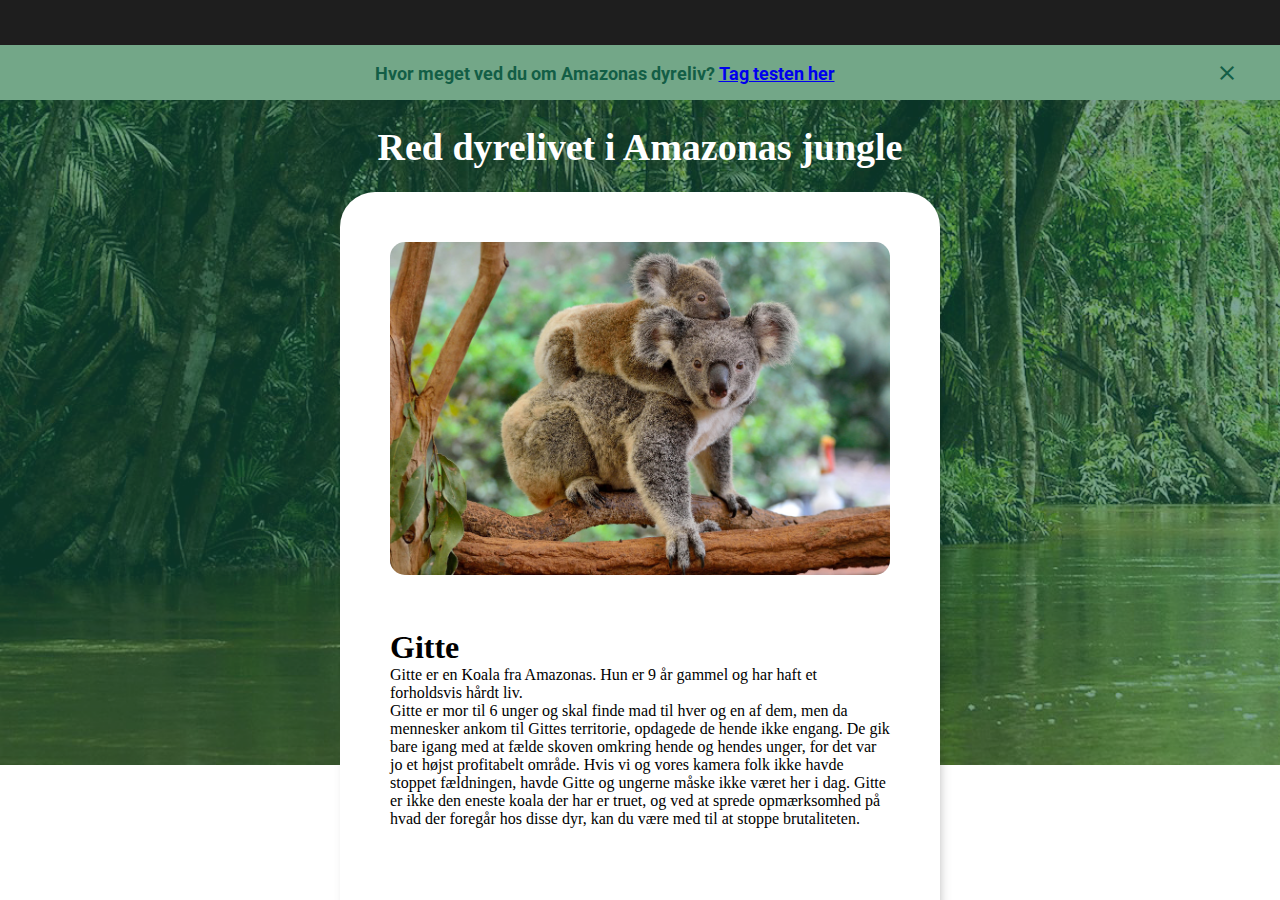
<file: app/index.html>
<!DOCTYPE html>
<html lang="en">
<head>
    <meta charset="UTF-8">
    <meta name="viewport" content="width=device-width, initial-scale=1.0">
    <!-- Indlæs teksttyper fra google fonts og ikoner fra material icons.-->
    <link rel="stylesheet" href="https://fonts.googleapis.com/css?family=Roboto" />
    <link rel="stylesheet" href="https://fonts.googleapis.com/icon?family=Material+Icons" />
    
    <!-- Link med vores eget eksterne stylesheet.-->
    <link rel="stylesheet" href="css/main.css" type="text/css" />
    <title>Red dyrene i Amazonas</title>
</head>
<body>
    <div class="app" style="overflow-x: hidden;">
        <nav class="header"></nav>
        <div class="container">
            <div class="popup">
                <!--Link til vores anden side.-->
                <p>Hvor meget ved du om Amazonas dyreliv? <a href="vendespil.html">Tag testen her</a></p>
                <button onclick="close_popup()" class="material-icons" style="margin-right: 35px;"> <!--Kør en funktion, når knappen bliver trykket på.-->
                    close
                </button>
            </div>
            <h1 class="header-text">Red dyrelivet i Amazonas jungle</h1>

            <div class="box-container">
                <img class="box-image" src="/app/img/koala.jpg" /> <!--Indlæs et billede af koalaen-->
                <h1 class="box-header">Gitte</h1>
                <p class="box-text">
                    Gitte er en Koala fra Amazonas. Hun er 9 år gammel og har haft et forholdsvis hårdt liv. <br>
                    Gitte er mor til 6 unger og skal finde mad til hver og en af dem, men da mennesker ankom til Gittes territorie, opdagede de hende ikke engang.
                    De gik bare igang med at fælde skoven omkring hende og hendes unger, for det var jo et højst profitabelt område. Hvis vi og vores kamera folk ikke havde stoppet fældningen,
                    havde Gitte og ungerne måske ikke været her i dag.
                    Gitte er ikke den eneste koala der har er truet, og ved at sprede opmærksomhed på hvad der foregår hos disse dyr, kan du være med til at stoppe brutaliteten.
                </p>
            </div>
        </div>
        <!--Brug inline css til at style footeren.-->
        <footer style="height: 100px; background-color: #1e1e1e; margin-top: 200px;">
            <p style="height: 20px; margin-left: 50px; margin-top: calc((100px - 20px) / 2)">&copy;2021 Amazonas Beskyttelses forening</p>
        </footer>
    </div>
    
    <script>
        // close_popup lukker popuppen.
        function close_popup() {
            // Finder et element med klasse navnet "popup" og derefter siger at den ikke skal vises med display = "none".
            document.getElementsByClassName("popup")[0].style.display = "none";
        }
    </script>

    <!--Indlæs vores javascript.-->
    <script src="js/slideshow.js" type="text/js"></script>
</body>
</html>
</file>
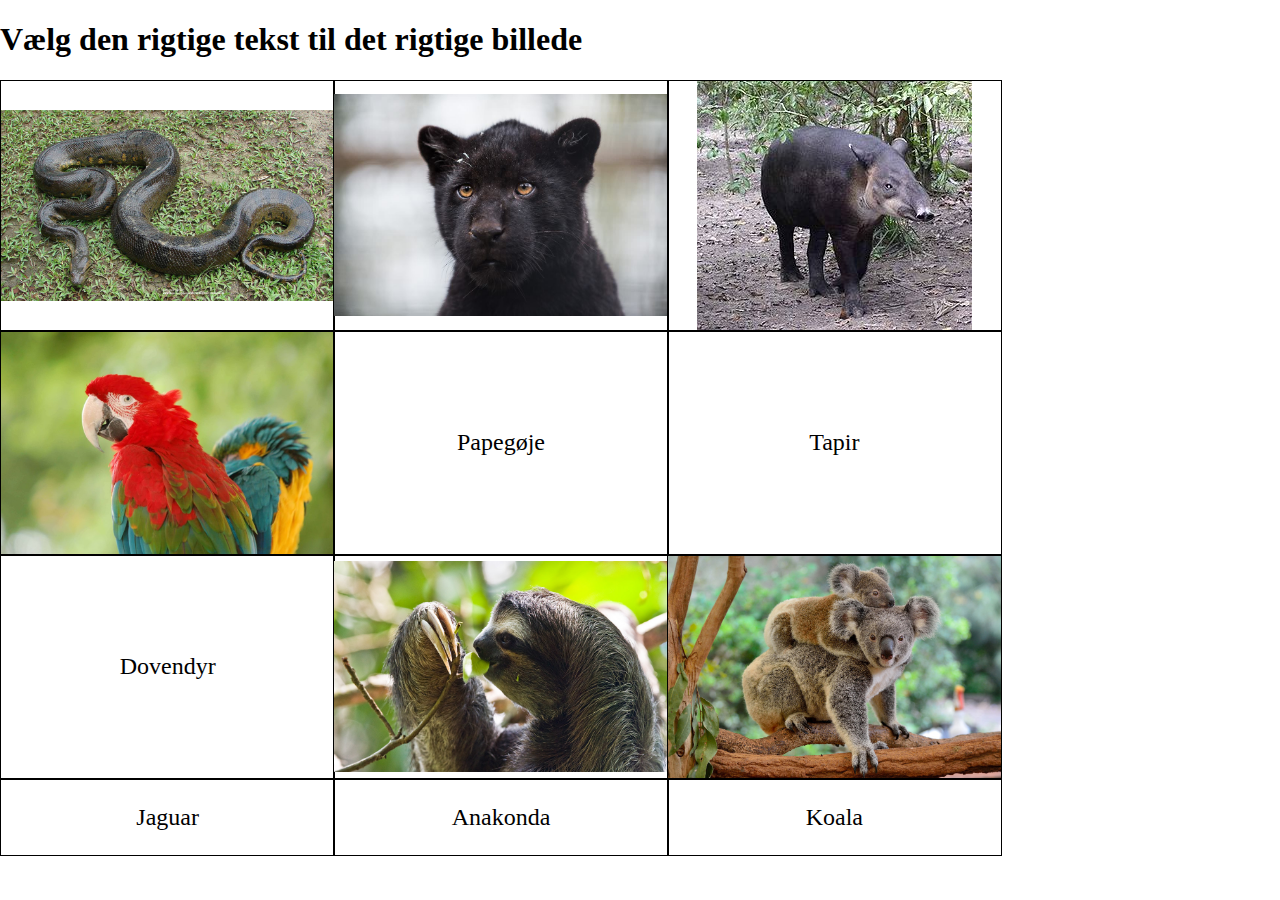
<file: app/vendespil.html>
<!DOCTYPE html>
<html lang="en">
<head>
    <meta charset="UTF-8">
    <meta http-equiv="X-UA-Compatible" content="IE=edge">
    <meta name="viewport" content="width=device-width, initial-scale=1.0">
    <link rel="stylesheet" href="css/vendespil.css">
    <title>Vendespil</title>
</head>
<body>
    
    <h1>Vælg den rigtige tekst til det rigtige billede</h1>
    <div class="container">
        <!--Det her element er tomt, fordi vores javascript fil laver elementerne der skal være herinde!-->
    </div>

<!--Link med vores javascript.-->
<script src="js/vendespil.js"></script>
</body>
</html>
</file>
<file: app/css/main.css>
body {
  margin: 0;
  padding: 0;
  box-sizing: border-box;
}

.app {
  width: 100vw;
  height: 100vh;
  display: grid;
  grid-template-rows: 45px auto;
  grid-template-areas: "header" "container";
}

.header {
  grid-area: header;
  background-color: #1e1e1e;
}

.container {
  display: grid;
  height: 80vh;
  grid-template-rows: 55px 60px auto;
  grid-template-areas:
    "popup"
    "header-text"
    "box-container";
  background-image: url("/app/img/background.png");
  background-size: cover;
  background-repeat: no-repeat;
}

.popup {
  width: 100vw;
  grid-area: popup;
  background-color: #73a788;
  display: grid;
  grid-template-columns: 49fr 1fr;
  text-align: center;
}

.popup p {
  color: #135e46;
  font-weight: bold;
  font-family: "Roboto", Arial, Helvetica, sans-serif;
  font-size: 18px;
  line-height: 21px;
}

.popup button {
  color: #135e46;
  background-color: #73a788;
  height: 55px;
  border: none;
}

.container .header-text {
  grid-area: header-text;
  color: #ffffff;
  text-align: center;
  font-size: 38px;
}

.box-container {
  margin: 2.5% auto;
  padding-bottom: 100px;
  background-color: white;
  width: 600px;
  height: 650px;
  border-radius: 35px;
  box-shadow: 3px 10px 16px -10px rgba(0, 0, 0, 0.75);
}

.box-container .box-image {
  display: inline-block;
  width: 500px;
  margin: 50px calc((600px - 500px) / 2);
  border-radius: 15px;
}

.box-container .box-header {
  width: 500px;
  margin: 0 calc((600px - 500px) / 2);
}

.box-container .box-text {
  width: 500px;
  margin: 0 calc((600px - 500px) / 2);
}
</file>
<file: app/css/vendespil.css>
body {
  margin: 0;
  padding: 0;
  box-sizing: border-box;
}

.container {
  height: 80vh;
  width: 1000px;
  display: grid;
  grid-template-columns: repeat(3, 1fr);
  grid-template-rows: repeat(4, 1fr);
}

.container .item_container {
  border: 1px solid black;
  width: 100%;
  display: flex;
  justify-content: center;
  align-items: center;
}

.container .item_container .item_text {
  font-size: 24px;
}

.container .item_container .item_image {
  max-width: 100%;
  height: auto;
}

.container .item_correct {
  background-color: rgba(0, 128, 0, 0.5);
}
</file>
